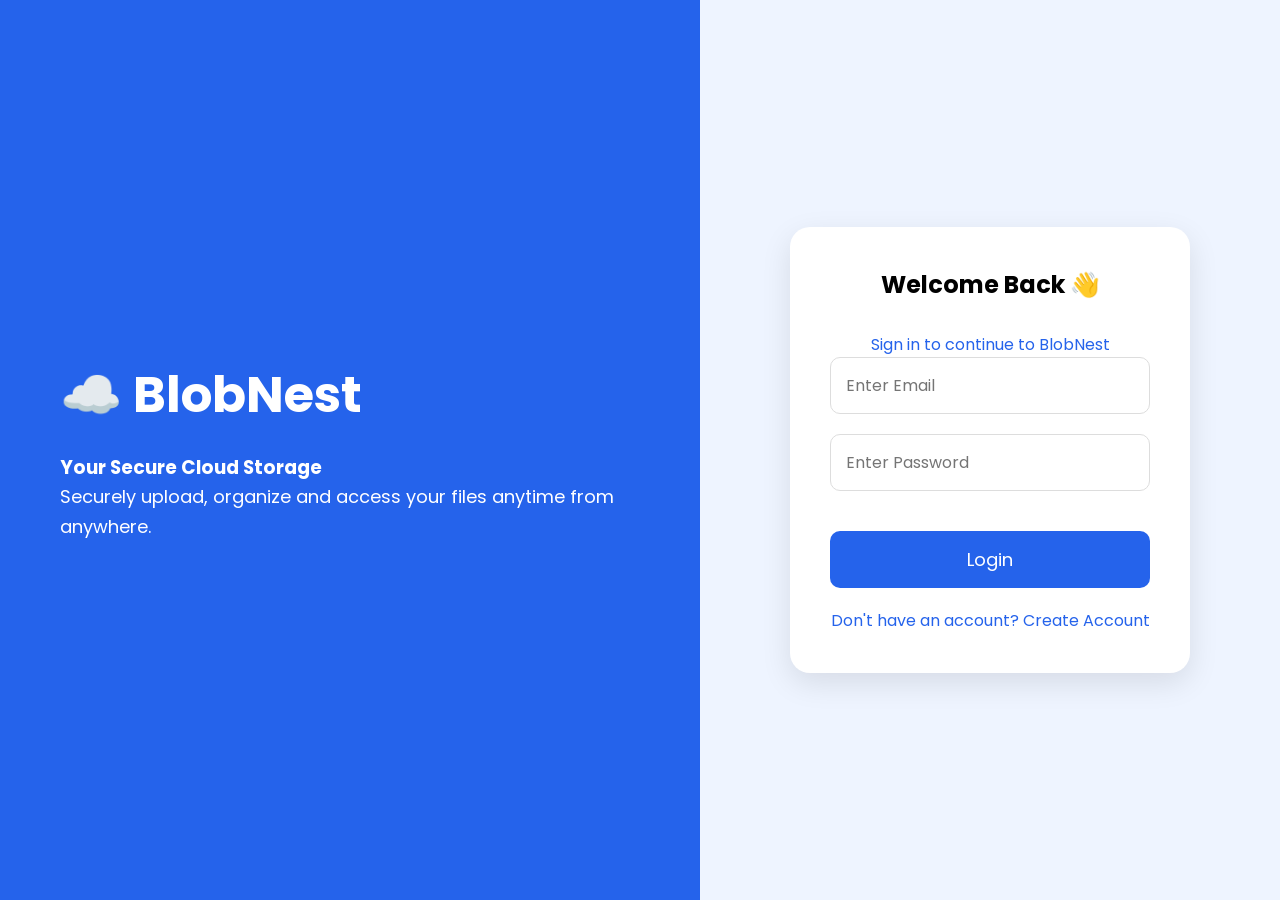
<file: index.html>
<!DOCTYPE html>
<html lang="en">

<head>

<meta charset="UTF-8">
<meta name="viewport" content="width=device-width, initial-scale=1.0">

<title>BlobNest | Login</title>

<link rel="stylesheet" href="style.css">

<link href="https://fonts.googleapis.com/css2?family=Poppins:wght@300;400;500;600;700&display=swap" rel="stylesheet">

</head>


<body>


<div class="container">


<div class="left">

<h1>☁️ BlobNest</h1>

<h3>Your Secure Cloud Storage</h3>

<p>
Securely upload, organize and access your files
anytime from anywhere.
</p>

</div>



<div class="right">


<div class="login-box">


<h2>Welcome Back 👋</h2>


<p class="subtitle">
Sign in to continue to BlobNest
</p>



<input type="email" id="email" placeholder="Enter Email">


<input type="password" id="password" placeholder="Enter Password">


<p id="errorMessage"></p>


<button id="loginBtn">
Login
</button>



<p class="bottomText">
Don't have an account?
<span>Create Account</span>
</p>


</div>


</div>


</div>


<script src="script.js"></script>


</body>

</html>
</file>
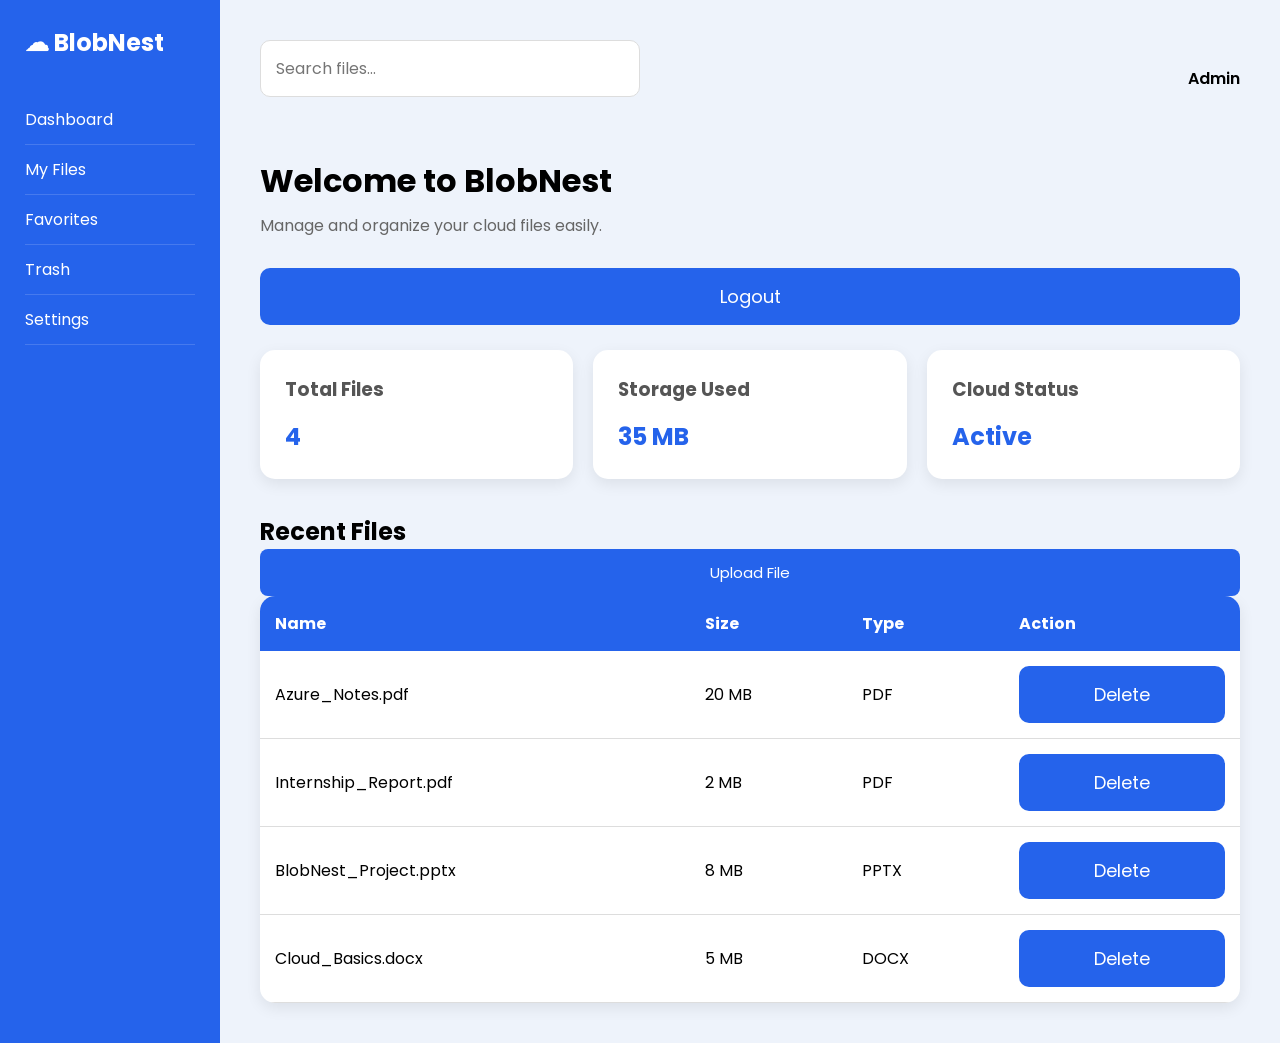
<file: dashboard.html>
<!DOCTYPE html>
<html lang="en">

<head>
<meta charset="UTF-8">
<meta name="viewport" content="width=device-width, initial-scale=1.0">

<title>BlobNest Dashboard</title>

<link rel="stylesheet" href="style.css">

<link href="https://fonts.googleapis.com/css2?family=Poppins:wght@300;400;500;600;700&display=swap" rel="stylesheet">

</head>

<body>

<div class="dashboard">

<div class="sidebar">

<h2>☁ BlobNest</h2>

<ul>
<li>Dashboard</li>
<li>My Files</li>
<li>Favorites</li>
<li>Trash</li>
<li>Settings</li>
</ul>

</div>


<div class="main">

<div class="topbar">

<input type="text" id="searchInput" placeholder="Search files...">

<div class="profile">
Admin
</div>

</div>


<div class="welcome">

<div>
<h1>Welcome to BlobNest</h1>
<p>Manage and organize your cloud files easily.</p>
</div>

<button id="logoutBtn">Logout</button>

</div>



<div class="cards">

<div class="card">
<h3>Total Files</h3>
<h2 id="totalFiles">4</h2>
</div>


<div class="card">
<h3>Storage Used</h3>
<h2>35 MB</h2>
</div>


<div class="card">
<h3>Cloud Status</h3>
<h2>Active</h2>
</div>


</div>



<h2>Recent Files</h2>


<button id="uploadBtn">
Upload File
</button>

<input type="file" id="fileInput" hidden>



<table id="fileTable">

<tr>
<th>Name</th>
<th>Size</th>
<th>Type</th>
<th>Action</th>
</tr>


<tr>
<td>Azure_Notes.pdf</td>
<td>20 MB</td>
<td>PDF</td>
<td><button onclick="deleteFile(this)">Delete</button></td>
</tr>


<tr>
<td>Internship_Report.pdf</td>
<td>2 MB</td>
<td>PDF</td>
<td><button onclick="deleteFile(this)">Delete</button></td>
</tr>


<tr>
<td>BlobNest_Project.pptx</td>
<td>8 MB</td>
<td>PPTX</td>
<td><button onclick="deleteFile(this)">Delete</button></td>
</tr>


<tr>
<td>Cloud_Basics.docx</td>
<td>5 MB</td>
<td>DOCX</td>
<td><button onclick="deleteFile(this)">Delete</button></td>
</tr>


</table>


</div>

</div>


<script src="script.js"></script>

</body>
</html>
</file>
<file: style.css>
*{
margin:0;
padding:0;
box-sizing:border-box;
font-family:'Poppins',sans-serif;
}

body{

background:#eef4ff;

}

.container{

display:flex;

height:100vh;

}

.left{

flex:1;

background:#2563eb;

color:white;

display:flex;

flex-direction:column;

justify-content:center;

padding:60px;

}

.left h1{

font-size:50px;

margin-bottom:20px;

}

.left p{

font-size:18px;

line-height:30px;

}

.right{

flex:1;

display:flex;

justify-content:center;

align-items:center;

}

.login-box{

background:white;

padding:40px;

width:400px;

border-radius:20px;

box-shadow:0 10px 30px rgba(0,0,0,0.1);

}

.login-box h2{

text-align:center;

margin-bottom:30px;

}

input{

width:100%;

padding:15px;

margin-bottom:20px;

border:1px solid #ddd;

border-radius:10px;

font-size:16px;

}

button{

width:100%;

padding:15px;

background:#2563eb;

color:white;

border:none;

border-radius:10px;

font-size:18px;

cursor:pointer;

transition:.3s;

}

button:hover{

background:#1d4ed8;

}

.login-box p{

text-align:center;

margin-top:20px;

cursor:pointer;

color:#2563eb;

}
/* ---------- DASHBOARD ---------- */

.dashboard{
    display:flex;
    min-height:100vh;
}

.sidebar{
    width:220px;
    background:#2563eb;
    color:white;
    padding:25px;
}

.sidebar h2{
    margin-bottom:35px;
}

.sidebar ul{
    list-style:none;
}

.sidebar ul li{
    padding:12px 0;
    cursor:pointer;
    border-bottom:1px solid rgba(255,255,255,0.15);
}

.sidebar ul li:hover{
    padding-left:8px;
    transition:.3s;
}

.main{
    flex:1;
    padding:30px;
    background:#f4f7fc;
}

.topbar{
    display:flex;
    justify-content:space-between;
    align-items:center;
    margin-bottom:30px;
}

.topbar input{
    width:300px;
}

.profile{
    font-weight:600;
}

.cards{
    display:flex;
    gap:20px;
    margin:25px 0;
}

.card{
    background:white;
    padding:20px;
    border-radius:12px;
    flex:1;
    box-shadow:0 4px 12px rgba(0,0,0,.08);
}

.card h3{
    color:#666;
    margin-bottom:10px;
}

.card h2{
    color:#2563eb;
}

table{
    width:100%;
    border-collapse:collapse;
    background:white;
    border-radius:12px;
    overflow:hidden;
    box-shadow:0 4px 12px rgba(0,0,0,.08);
}

th{
    background:#2563eb;
    color:white;
    padding:15px;
    text-align:left;
}

td{
    padding:15px;
    border-bottom:1px solid #ddd;
}

tr:hover{
    background:#f5f5f5;
}
.dashboard{
display:flex;
min-height:100vh;
}

.sidebar{
width:220px;
background:#2563eb;
color:white;
padding:25px;
}

.sidebar h2{
margin-bottom:35px;
}

.sidebar ul{
list-style:none;
}

.sidebar li{
padding:16px 0;
border-bottom:1px solid rgba(255,255,255,.15);
cursor:pointer;
}

.main{
flex:1;
padding:40px;
background:#eef3fb;
}

.topbar{
display:flex;
justify-content:space-between;
align-items:center;
margin-bottom:40px;
}

.topbar input{
width:380px;
padding:15px;
}

.profile{
font-weight:600;
}

.main h1{
margin-bottom:8px;
}

.main p{
color:#666;
margin-bottom:30px;
}

.cards{
display:flex;
gap:20px;
margin-bottom:35px;
}

.card{
background:white;
padding:25px;
border-radius:15px;
flex:1;
box-shadow:0 5px 15px rgba(0,0,0,.08);
}

.card h3{
margin-bottom:15px;
color:#555;
}

.card h2{
color:#2563eb;
}

table{
width:100%;
border-collapse:collapse;
background:white;
border-radius:15px;
overflow:hidden;
box-shadow:0 5px 15px rgba(0,0,0,.08);
}

th{
background:#2563eb;
color:white;
padding:15px;
text-align:left;
}

td{
padding:15px;
border-bottom:1px solid #ddd;
}
.actions{
    margin:20px 0;
}

#uploadBtn{
    background:#2563eb;
    color:white;
    border:none;
    padding:12px 20px;
    border-radius:8px;
    cursor:pointer;
    font-size:15px;
}

#uploadBtn:hover{
    background:#1d4ed8;
}
</file>
